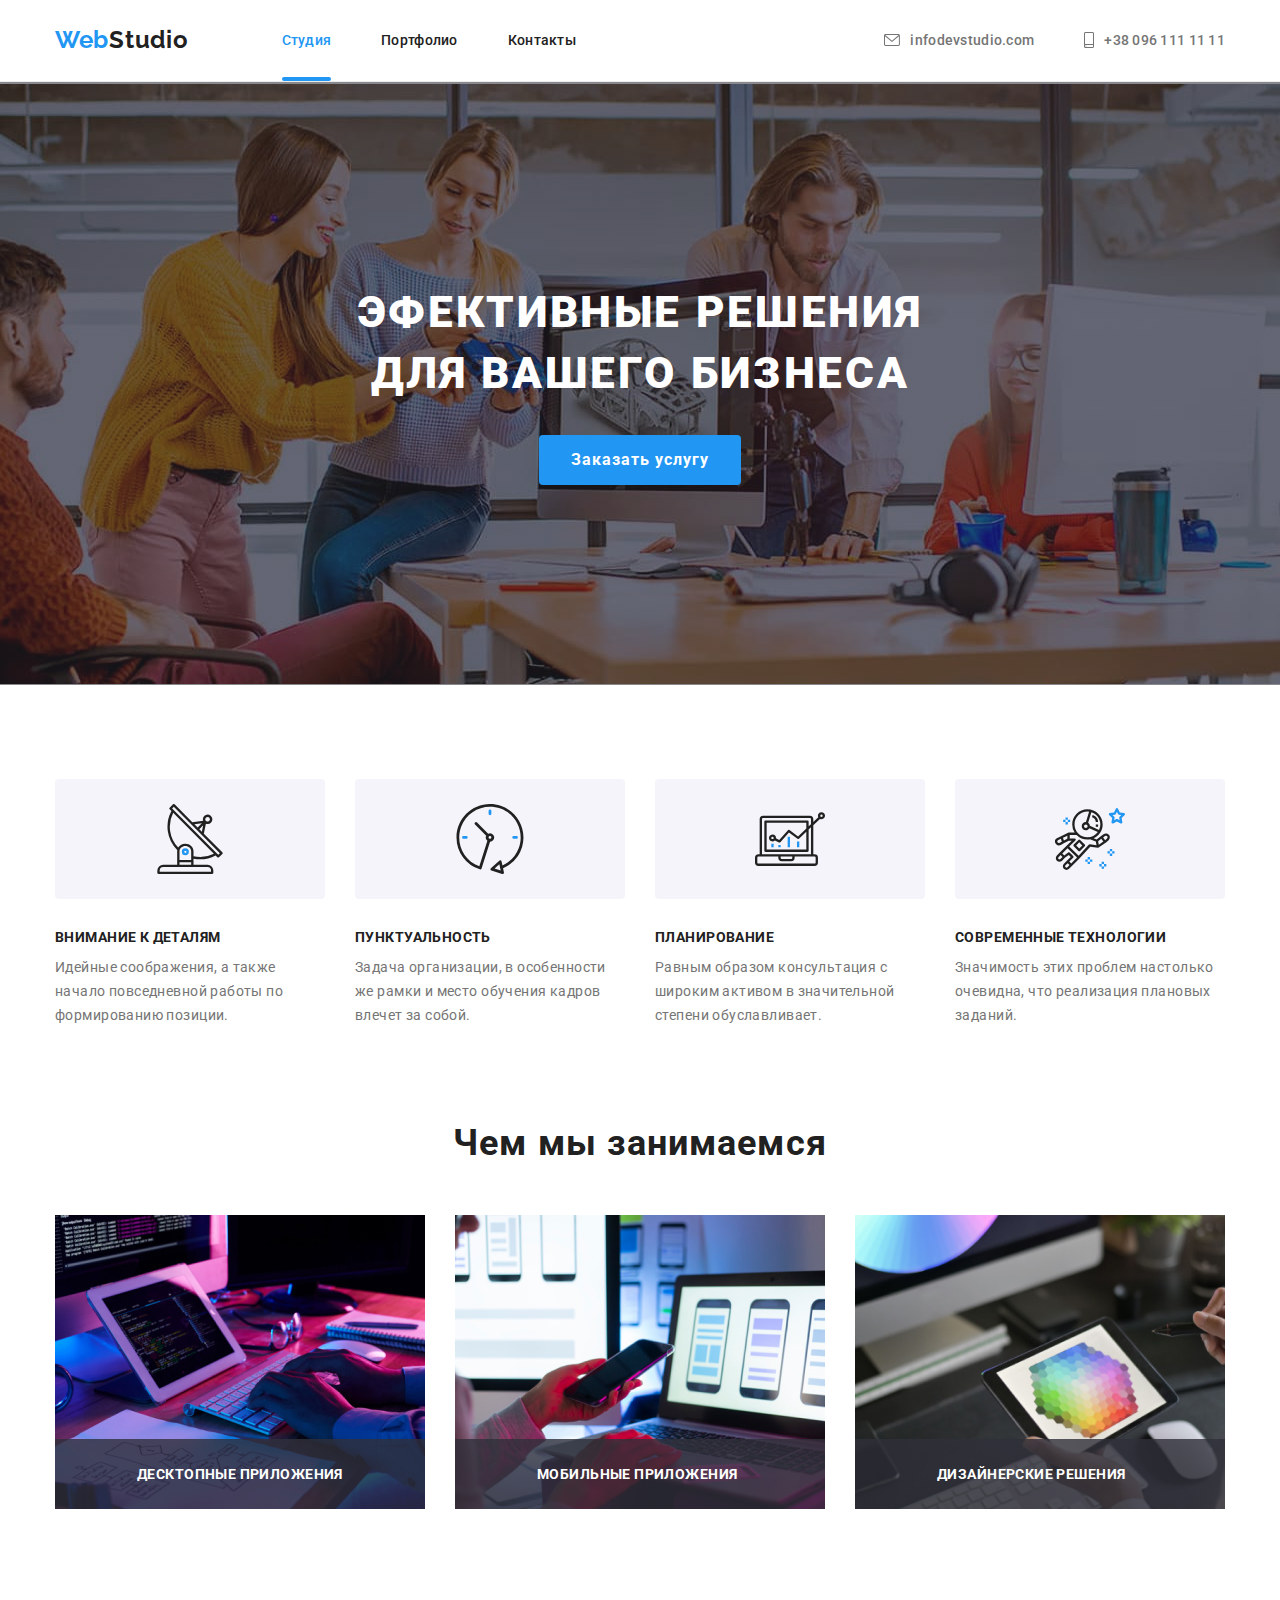
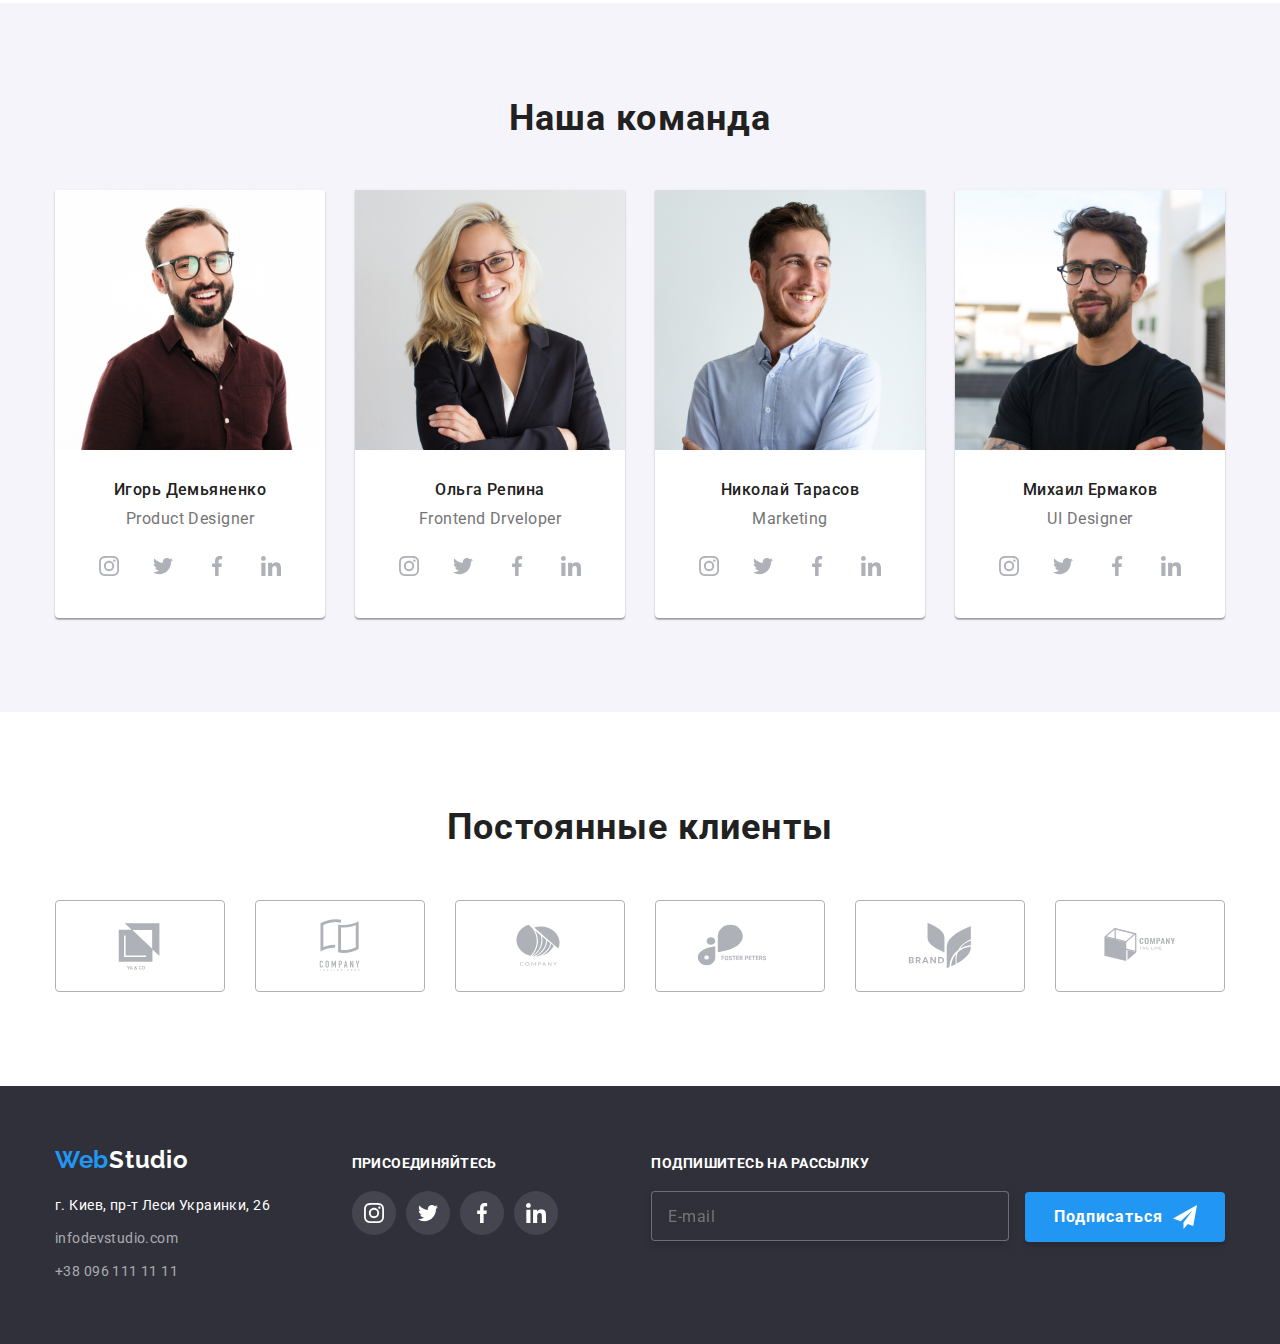
<file: index.html>
<!DOCTYPE html>
<html lang="ru">
  <head>
    <meta charset="UTF-8" />
    <meta http-equiv="X-UA-Compatible" content="IE=edge" />
    <meta name="viewport" content="width=device-width, initial-scale=1.0" />
    <title>Web Studio</title>
    <link rel="preconnect" href="https://fonts.googleapis.com" />
    <link rel="preconnect" href="https://fonts.gstatic.com" crossorigin />
    <link
      href="https://fonts.googleapis.com/css2?family=Raleway:wght@700&family=Roboto:wght@400;500;700;900&display=swap"
      rel="stylesheet"
    />
    <link rel="stylesheet"
    href=https://cdnjs.cloudflare.com/ajax/libs/modern-normalize/1.1.0/modern-normalize.min.css>
    <link rel="stylesheet" href="./css/styles.css" />
  </head>
  <body>
    <!-- -- -- -- -- HEADER -- -- -- -- -- -->

    <header class="header">
      <div class="container heder-container">
        <a href="#" class="logo">Web<span class="logo-header">Studio</span></a>

        <nav class="site-nav">
          <ul class="nav-container">
            <li><a href="./index.html" class="link nav-link current">Студия</a></li>
            <li><a href="./portfolio.html" class="link nav-link">Портфолио</a></li>
            <li><a href="#" class="link nav-link">Контакты</a></li>
          </ul>
        </nav>

        <ul class="auth-header">
          <li>
            <a href="mailto:infodevstudio.com" class="auth-link link">
              <svg width="16" height="12" class="header-svg-color">
                <use href="./images/symbol-defs.svg#icon-mail"></use>
              </svg>
              infodevstudio.com
            </a>
          </li>
          <li>
            <a href="tel:+380961111111" class="auth-link link">
              <svg width="10" height="16" class="header-svg-color">
                <use href="./images/symbol-defs.svg#icon-tel"></use>
              </svg>
              +38 096 111 11 11
            </a>
          </li>
        </ul>
      </div>
    </header>
    <!-- ------------------------- MAIN --------------- -->

    <main>
      <!------------------------- HERO ----------------->
      <section class="hero-section">
        <div class="container">
          <h1 class="hero-text">Эфективные решения <br />для вашего бизнеса</h1>
          <button data-modal-open type="button" class="hero-button">Заказать услугу</button>
        </div>
      </section>

      <!----------------------- Превосходства --------------->
      <section class="section">
        <div class="container">
          <ul class="advanteges-list">
            <li class="advanteges-width">
              <div class="icon-box">
                <svg width="70" height="70">
                  <use href="./images/symbol-defs.svg#icon-antenna"></use>
                </svg>
              </div>
              <h2 class="advanteges-h2">Внимание к деталям</h2>
              <p class="advanteges-p">
                Идейные соображения, а также начало повседневной работы по формированию позиции.
              </p>
            </li>

            <li class="advanteges-width">
              <div class="icon-box">
                <svg width="70" height="70" class="adventages-box">
                  <use href="./images/symbol-defs.svg#icon-clock"></use>
                </svg>
              </div>

              <h2 class="advanteges-h2">Пунктуальность</h2>
              <p class="advanteges-p">
                Задача организации, в особенности же рамки и место обучения кадров влечет за собой.
              </p>
            </li>

            <li class="advanteges-width">
              <div class="icon-box">
                <svg width="70" height="70">
                  <use href="./images/symbol-defs.svg#icon-diagram"></use>
                </svg>
              </div>
              <h2 class="advanteges-h2">Планирование</h2>
              <p class="advanteges-p">
                Равным образом консультация с широким активом в значительной степени обуславливает.
              </p>
            </li>

            <li class="advanteges-width">
              <div class="icon-box">
                <svg width="70" height="70">
                  <use href="./images/symbol-defs.svg#icon-astronaut"></use>
                </svg>
              </div>
              <h2 class="advanteges-h2">Современные технологии</h2>
              <p class="advanteges-p">
                Значимость этих проблем настолько очевидна, что реализация плановых заданий.
              </p>
            </li>
          </ul>
        </div>
      </section>

      <!----------------- Чем занимаемся ---------------->
      <section class="section work">
        <div class="container">
          <h2 class="info-heading">Чем мы занимаемся</h2>
          <ul class="info-link">
            <li class="work-thumb">
              <img src="images/box1.jpg" alt="Десктопные приложения" width="370" />
              <h3 class="work-describe">Десктопные приложения</h3>
            </li>
            <li class="work-thumb">
              <img src="images/box2.jpg" alt="Мобильные приложения" width="370" />
              <h3 class="work-describe">Мобильные приложения</h3>
            </li>
            <li class="work-thumb">
              <img src="images/box3.jpg" alt="Дизайн сайта" width="370" />
              <h3 class="work-describe">Дизайнерские решения</h3>
            </li>
          </ul>
        </div>
      </section>

      <!---------------- Команда сотрудников --------------->
      <section class="section bgc">
        <div class="container">
          <h2 class="info-heading">Наша команда</h2>
          <ul class="our-team team-list">
            <li class="bgc-cards">
              <img src="images/img4.jpg" alt="Дизайнер" width="270" />
              <div class="team-wrapper">
                <h3 class="our-team-h3">Игорь Демьяненко</h3>
                <p class="our-team-p">Product Designer</p>
              </div>
              <div>
                <ul class="team-sotial">
                  <li>
                    <a href="#" class="sotial-box">
                      <svg class="team-svg" width="20" height="20">
                        <use href="./images/symbol-defs.svg#icon-instagram"></use>
                      </svg>
                    </a>
                  </li>
                  <li>
                    <a href="#" class="sotial-box">
                      <svg class="team-svg-hover team-svg" width="20" height="20">
                        <use href="./images/symbol-defs.svg#icon-twitter"></use>
                      </svg>
                    </a>
                  </li>
                  <li>
                    <a href="#" class="sotial-box">
                      <svg class="team-svg-hover team-svg" width="20" height="20">
                        <use href="./images/symbol-defs.svg#icon-facebook"></use>
                      </svg>
                    </a>
                  </li>
                  <li>
                    <a href="#" class="sotial-box">
                      <svg class="team-svg-hover team-svg" width="20" height="20">
                        <use href="./images/symbol-defs.svg#icon-linkedin"></use>
                      </svg>
                    </a>
                  </li>
                </ul>
              </div>
            </li>

            <li class="bgc-cards">
              <img src="images/img5.jpg" alt="Програмист" width="270" />
              <div class="team-wrapper">
                <h3 class="our-team-h3">Ольга Репина</h3>
                <p class="our-team-p">Frontend Drveloper</p>
              </div>
              <div>
                <ul class="team-sotial">
                  <li>
                    <a href="#" class="sotial-box">
                      <svg class="team-svg-hover team-svg" width="20" height="20">
                        <use href="./images/symbol-defs.svg#icon-instagram"></use>
                      </svg>
                    </a>
                  </li>
                  <li>
                    <a href="#" class="sotial-box">
                      <svg class="team-svg-hover team-svg" width="20" height="20">
                        <use href="./images/symbol-defs.svg#icon-twitter"></use>
                      </svg>
                    </a>
                  </li>
                  <li>
                    <a href="#" class="sotial-box">
                      <svg class="team-svg-hover team-svg" width="20" height="20">
                        <use href="./images/symbol-defs.svg#icon-facebook"></use>
                      </svg>
                    </a>
                  </li>
                  <li>
                    <a href="#" class="sotial-box">
                      <svg class="team-svg-hover team-svg" width="20" height="20">
                        <use href="./images/symbol-defs.svg#icon-linkedin"></use>
                      </svg>
                    </a>
                  </li>
                </ul>
              </div>
            </li>

            <li class="bgc-cards">
              <img src="images/img6.jpg" alt="Маркетолог" width="270" />
              <div class="team-wrapper">
                <h3 class="our-team-h3">Николай Тарасов</h3>
                <p class="our-team-p">Marketing</p>
              </div>
              <div>
                <ul class="team-sotial">
                  <li>
                    <a href="#" class="sotial-box">
                      <svg class="team-svg-hover team-svg" width="20" height="20">
                        <use href="./images/symbol-defs.svg#icon-instagram"></use>
                      </svg>
                    </a>
                  </li>
                  <li>
                    <a href="#" class="sotial-box">
                      <svg class="team-svg-hover team-svg" width="20" height="20">
                        <use href="./images/symbol-defs.svg#icon-twitter"></use>
                      </svg>
                    </a>
                  </li>
                  <li>
                    <a href="#" class="sotial-box">
                      <svg class="team-svg-hover team-svg" width="20" height="20">
                        <use href="./images/symbol-defs.svg#icon-facebook"></use>
                      </svg>
                    </a>
                  </li>
                  <li>
                    <a href="#" class="sotial-box">
                      <svg class="team-svg-hover team-svg" width="20" height="20">
                        <use href="./images/symbol-defs.svg#icon-linkedin"></use>
                      </svg>
                    </a>
                  </li>
                </ul>
              </div>
            </li>

            <li class="bgc-cards">
              <img src="images/img7.jpg" alt="Дизайнер интерфейса" width="270" />
              <div class="team-wrapper">
                <h3 class="our-team-h3">Михаил Ермаков</h3>
                <p class="our-team-p">UI Designer</p>
              </div>
              <div>
                <ul class="team-sotial">
                  <li>
                    <a href="#" class="sotial-box">
                      <svg class="team-svg-hover team-svg" width="20" height="20">
                        <use href="./images/symbol-defs.svg#icon-instagram"></use>
                      </svg>
                    </a>
                  </li>
                  <li>
                    <a href="#" class="sotial-box">
                      <svg class="team-svg-hover team-svg" width="20" height="20">
                        <use href="./images/symbol-defs.svg#icon-twitter"></use>
                      </svg>
                    </a>
                  </li>
                  <li>
                    <a href="#" class="sotial-box">
                      <svg class="team-svg-hover team-svg" width="20" height="20">
                        <use href="./images/symbol-defs.svg#icon-facebook"></use>
                      </svg>
                    </a>
                  </li>
                  <li>
                    <a href="#" class="sotial-box">
                      <svg class="team-svg-hover team-svg" width="20" height="20">
                        <use href="./images/symbol-defs.svg#icon-linkedin"></use>
                      </svg>
                    </a>
                  </li>
                </ul>
              </div>
            </li>
          </ul>
        </div>
      </section>

      <!-- Постоянные клиенты -->
      <section class="section client">
        <div class="container">
          <h2 class="info-heading">Постоянные клиенты</h2>
          <ul class="clients-list">
            <li class="client-box">
              <svg class="client-item" width="106" height="60">
                <use href="./images/symbol-defs.svg#icon-client1"></use>
              </svg>
            </li>
            <li class="client-box">
              <svg class="client-item" width="106" height="60">
                <use href="./images/symbol-defs.svg#icon-client2"></use>
              </svg>
            </li>
            <li class="client-box">
              <svg class="client-item" width="106" height="60">
                <use href="./images/symbol-defs.svg#icon-client3"></use>
              </svg>
            </li>
            <li class="client-box">
              <svg class="client-item" width="106" height="60">
                <use href="./images/symbol-defs.svg#icon-client4"></use>
              </svg>
            </li>
            <li class="client-box">
              <svg class="client-item" width="106" height="60">
                <use href="./images/symbol-defs.svg#icon-client5"></use>
              </svg>
            </li>
            <li class="client-box">
              <svg class="client-item" width="94" height="45">
                <use href="./images/symbol-defs.svg#icon-client6"></use>
              </svg>
            </li>
          </ul>
        </div>
      </section>

      <!----------------MМОДАЛЬНОЕ ОКНО --------------->
      <div class="backdrop is-hidden" data-modal>
        <div class="modal">
          <button type="button" data-modal-close class="close-button">
            <svg class="modal-close-icon" width="11" height="11">
              <use href="./images/symbol-defs.svg#icon-close"></use>
            </svg>
          </button>

          <form>
            <strong class="modal-title">Оставьте свои данные, мы вам перезвоним</strong>

            <div class="modal-group">
              <label class="modal-label">
                Имя
                <span class="modal-input-field">
                  <input class="modal-input" type="text" name="name" />
                  <svg class="modal-svg" width="18" height="18">
                    <use href="./images/symbol-defs.svg#icon-person-black-18dp-1"></use>
                  </svg>
                </span>
              </label>

              <label class="modal-label">
                Телефон
                <span class="modal-input-field">
                  <input class="modal-input" type="tel" name="tel" />
                  <svg class="modal-svg" width="18" height="18">
                    <use href="./images/symbol-defs.svg#icon-phone-black-18dp-1"></use>
                  </svg>
                </span>
              </label>
              <label class="modal-label"
                >Почта
                <span class="modal-input-field">
                  <input class="modal-input" type="email" name="email" />
                  <svg class="modal-svg" width="18" height="18">
                    <use href="./images/symbol-defs.svg#icon-email-black-18dp-1"></use>
                  </svg>
                </span>
              </label>
              <label class="modal-feedback">
                Комментарий
                <textarea
                  class="feedback-input"
                  name="comment"
                  rows="6"
                  placeholder="Введите комментарий"
                ></textarea>
              </label>
            </div>

            <div class="policy-submit">
              <label class="modal-policy">
                <input class="checkbox-input-hidden" type="checkbox" name="policy" />
                <svg class="check-box" width="16" height="15">
                  <use href="./images/symbol-defs.svg#icon-Vector"></use>
                  <use class="check-on" href="./images/symbol-defs.svg#icon-icon-check"></use>
                </svg>
                Соглашаюсь с рассылкой и принимаю
                <a class="policy-check-link" href="#">Условия договора</a>
              </label>
              <button type="submit" class="button-submit">Отправить</button>
            </div>
          </form>
        </div>
      </div>
    </main>

    <!-- ------------------- FOOTER ------------- -->

    <footer class="background-footer footer-list">
      <div class="container footer-items">
        <div class="footer-adress">
          <a href="#" class="logo">Web<span class="logo-footer">Studio</span></a>
          <address class="adress">г. Киев, пр-т Леси Украинки, 26</address>
          <ul>
            <li class="footer-mail-margin">
              <a href="mailto:infodevstudio.com" class="footer-auth">infodevstudio.com</a>
            </li>
            <li>
              <a href="tel:+380961111111" class="footer-auth">+38 096 111 11 11</a>
            </li>
          </ul>
        </div>

        <div class="footer-social">
          <h2 class="footer-cta">Присоединяйтесь</h2>
          <!-- <div> -->
          <ul class="footer-sotial">
            <li>
              <a href="#" class="footer-sotial-box">
                <svg class="svg-footer-white" width="20" height="20">
                  <use href="./images/symbol-defs.svg#icon-instagram"></use>
                </svg>
              </a>
            </li>
            <li>
              <a href="#" class="footer-sotial-box">
                <svg class="svg-footer-white" width="20" height="20">
                  <use href="./images/symbol-defs.svg#icon-twitter"></use>
                </svg>
              </a>
            </li>
            <li>
              <a href="#" class="footer-sotial-box">
                <svg class="svg-footer-white" width="20" height="20">
                  <use href="./images/symbol-defs.svg#icon-facebook"></use>
                </svg>
              </a>
            </li>
            <li>
              <a href="#" class="footer-sotial-box">
                <svg class="svg-footer-white" width="20" height="20">
                  <use href="./images/symbol-defs.svg#icon-linkedin"></use>
                </svg>
              </a>
            </li>
          </ul>
          <!-- </div> -->
        </div>
        <!-- -------------------------Подписка футера -->
        <form class="subscribe-form">
          <h2 class="footer-cta">Подпишитесь на рассылку</h2>
          <input type="email" name="subscribe" class="input-subscribe" placeholder="E-mail" />
          <button class="button-subscribe">
            Подписаться
            <svg class="svg-subscribe" width="24" height="24">
              <use href="./images/symbol-defs.svg#icon-icon-send"></use>
            </svg>
          </button>
        </form>
      </div>
    </footer>
    <script src="./js/modal.js"></script>
  </body>
</html>
</file>
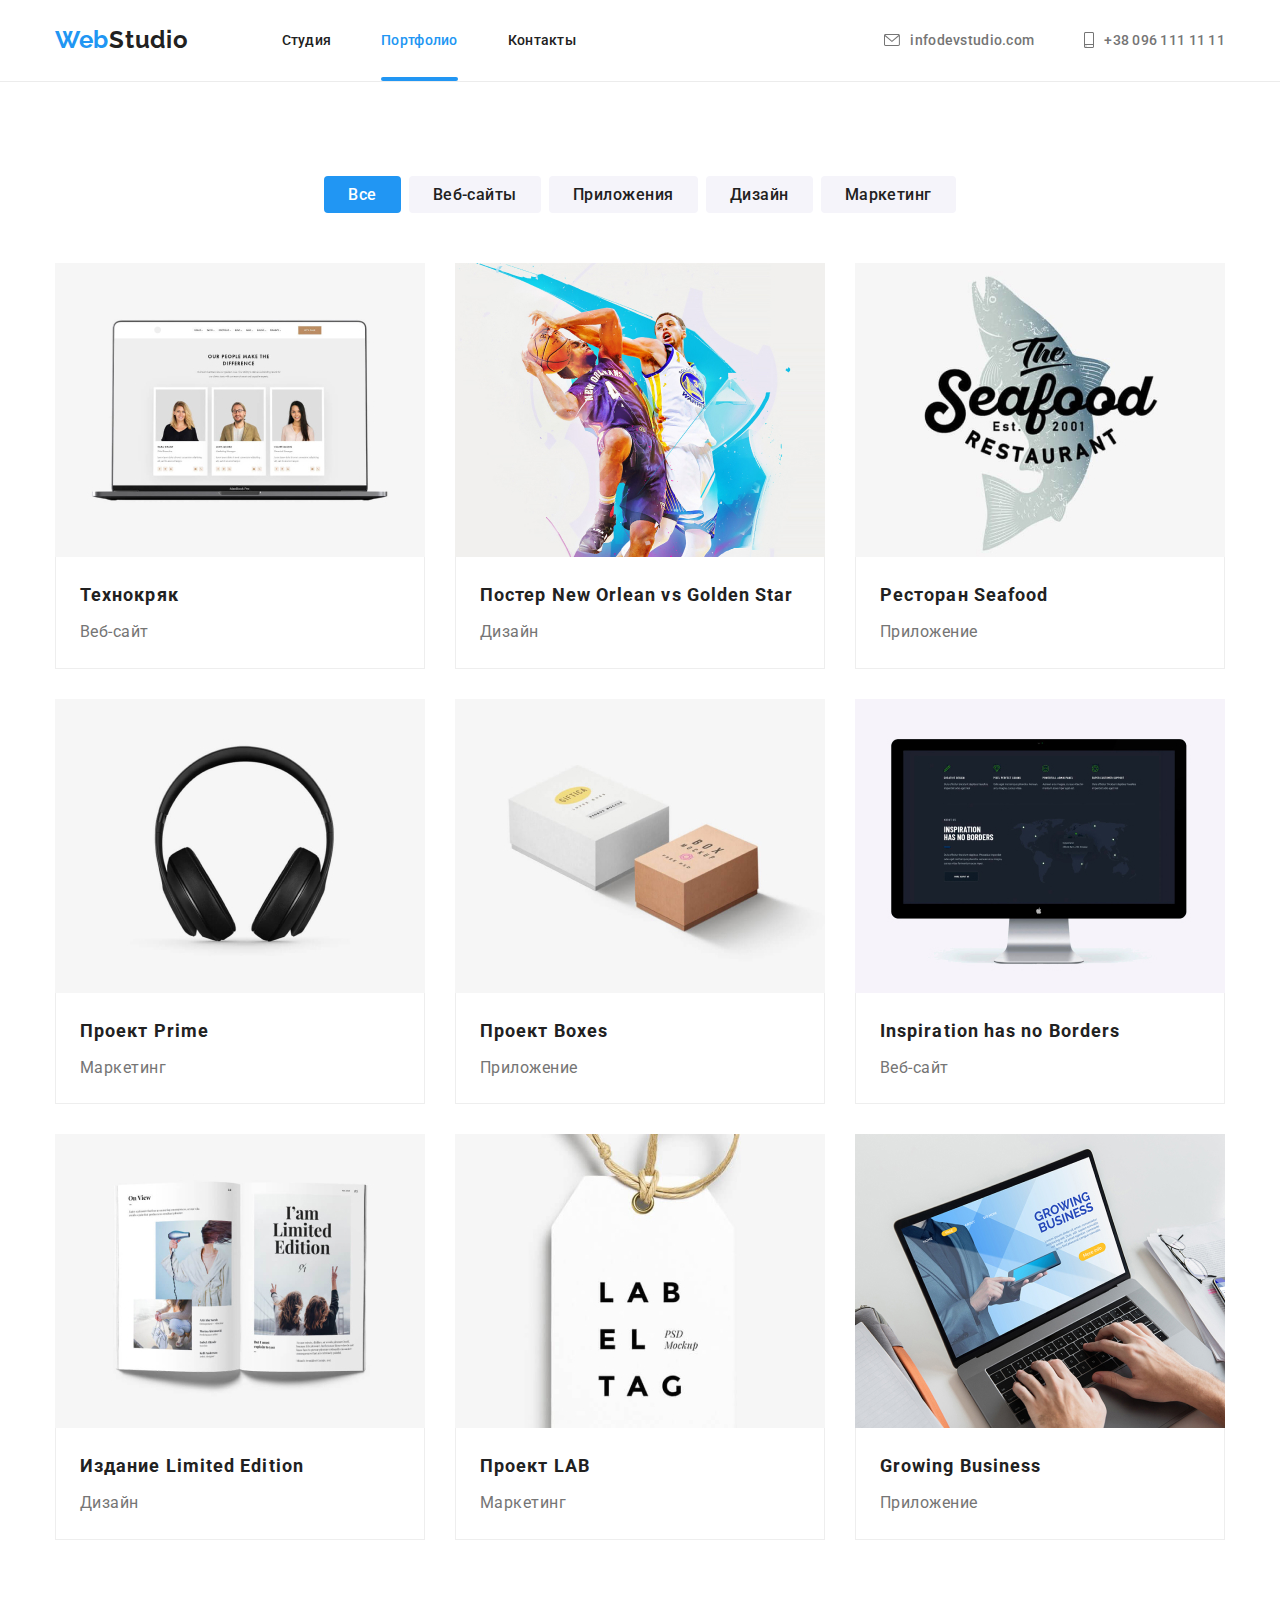
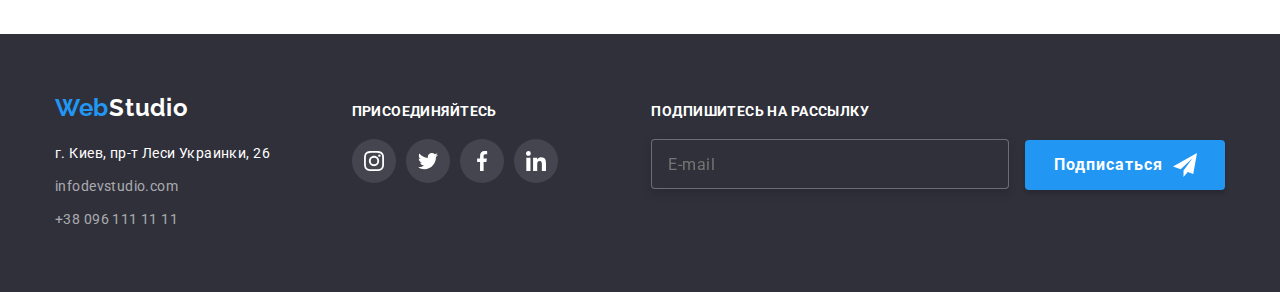
<file: portfolio.html>
<!DOCTYPE html>
<html lang="ru">
  <head>
    <meta charset="UTF-8" />
    <meta http-equiv="X-UA-Compatible" content="IE=edge" />
    <meta name="viewport" content="width=device-width, initial-scale=1.0" />
    <title>Portfolio</title>
    <link rel="preconnect" href="https://fonts.googleapis.com" />
    <link rel="preconnect" href="https://fonts.gstatic.com" crossorigin />
    <link
      href="https://fonts.googleapis.com/css2?family=Raleway:wght@700&family=Roboto:wght@400;500;700;900&display=swap"
      rel="stylesheet"
    />
    <link rel="stylesheet"
    href=https://cdnjs.cloudflare.com/ajax/libs/modern-normalize/1.1.0/modern-normalize.min.css>
    <link rel="stylesheet" href="./css/styles.css" />
  </head>
  <body>
    <header class="header">
      <div class="container heder-container">
        <a href="#" class="logo">Web<span class="logo-header">Studio</span></a>

        <nav class="site-nav">
          <ul class="nav-container">
            <li><a href="./index.html" class="link nav-link">Студия</a></li>
            <li><a href="./portfolio.html" class="link nav-link current">Портфолио</a></li>
            <li><a href="#" class="link nav-link">Контакты</a></li>
          </ul>
        </nav>

        <ul class="auth-header">
          <li>
            <a href="mailto:infodevstudio.com" class="auth-link link">
              <svg width="16" height="12" class="header-svg-color">
                <use href="./images/symbol-defs.svg#icon-mail"></use>
              </svg>
              infodevstudio.com
            </a>
          </li>
          <li>
            <a href="tel:+380961111111" class="auth-link link">
              <svg width="10" height="16" class="header-svg-color">
                <use href="./images/symbol-defs.svg#icon-tel"></use>
              </svg>
              +38 096 111 11 11
            </a>
          </li>
        </ul>
      </div>
    </header>

    <main>
      <section class="section">
        <div class="container">
          <h1 class="visually-hidden">Портфолио</h1>
          <ul class="filter-button-list">
            <li><button type="button" class="filter-button filter active-btn">Все</button></li>
            <li><button type="button" class="filter-button filter">Веб-сайты</button></li>
            <li><button type="button" class="filter-button filter">Приложения</button></li>
            <li><button type="button" class="filter-button filter">Дизайн</button></li>
            <li><button type="button" class="filter-button filter">Маркетинг</button></li>
          </ul>

          <ul class="filter-cards">
            <li class="card-shedow">
              <div class="overlay">
                <img src="./images/people.jpg" alt="Люди" width="370" />
                <p class="overlay-text">
                  Ресурс предлагает комплексные предложения с разным уровнем функционала и сервисов.
                  Все это позволит посетителю получить исчерпывающие сведения о компании или частном
                  лице.
                </p>
              </div>
              <div class="portfolio-wrapper">
                <h2 class="card-title">Технокряк</h2>
                <p class="card-filter">Веб-сайт</p>
              </div>
            </li>

            <li class="card-shedow">
              <img src="./images/sport.jpg" alt="Спортсмены" width="370" />
              <div class="portfolio-wrapper">
                <h2 class="card-title">Постер <span lang="en">New Orlean vs Golden Star</span></h2>
                <p class="card-filter">Дизайн</p>
              </div>
            </li>
            <li class="card-shedow">
              <img src="./images/seafood.jpg" alt="Морская еда" width="370" />
              <div class="portfolio-wrapper">
                <h2 class="card-title">Ресторан <span lang="en">Seafood</span></h2>
                <p class="card-filter">Приложение</p>
              </div>
            </li>
            <li class="card-shedow">
              <img src="./images/nausnik.jpg" alt="Наушники" width="370" />
              <div class="portfolio-wrapper">
                <h2 class="card-title">Проект <span lang="en">Prime</span></h2>
                <p class="card-filter">Маркетинг</p>
              </div>
            </li>
            <li class="card-shedow">
              <img src="./images/boxes.jpg" alt="Подарочная упаковка" width="370" />
              <div class="portfolio-wrapper">
                <h2 class="card-title">Проект <span lang="en">Boxes</span></h2>
                <p class="card-filter">Приложение</p>
              </div>
            </li>
            <li class="card-shedow">
              <img src="./images/display.jpg" alt="Монитор" width="370" />
              <div class="portfolio-wrapper">
                <h2 class="card-title"><span lang="en">Inspiration has no Borders</span></h2>
                <p class="card-filter">Веб-сайт</p>
              </div>
            </li>
            <li class="card-shedow">
              <img src="./images/book.jpg" alt="Книга" width="370" />
              <div class="portfolio-wrapper">
                <h2 class="card-title">Издание <span lang="en"></span> Limited Edition</h2>
                <p class="card-filter">Дизайн</p>
              </div>
            </li>
            <li class="card-shedow">
              <img src="./images/sheet.jpg" alt="Этикетка" width="370" />
              <div class="portfolio-wrapper">
                <h2 class="card-title">Проект <span lang="en">LAB</span></h2>
                <p class="card-filter">Маркетинг</p>
              </div>
            </li>
            <li class="card-shedow">
              <img src="./images/notebook.jpg" alt="Ноутбук" width="370" />
              <div class="portfolio-wrapper">
                <h2 class="card-title"><span lang="en">Growing Business</span></h2>
                <p class="card-filter">Приложение</p>
              </div>
            </li>
          </ul>
        </div>
      </section>
    </main>

    <footer class="background-footer footer-list">
      <div class="container footer-items">
        <div class="footer-adress">
          <a href="#" class="logo">Web<span class="logo-footer">Studio</span></a>
          <address class="adress">г. Киев, пр-т Леси Украинки, 26</address>
          <ul>
            <li class="footer-mail-margin">
              <a href="mailto:infodevstudio.com" class="footer-auth">infodevstudio.com</a>
            </li>
            <li>
              <a href="tel:+380961111111" class="footer-auth">+38 096 111 11 11</a>
            </li>
          </ul>
        </div>

        <div class="footer-social">
          <h2 class="footer-cta">Присоединяйтесь</h2>
          <!-- <div> -->
          <ul class="footer-sotial">
            <li>
              <a href="#" class="footer-sotial-box">
                <svg class="svg-footer-white" width="20" height="20">
                  <use href="./images/symbol-defs.svg#icon-instagram"></use>
                </svg>
              </a>
            </li>
            <li>
              <a href="#" class="footer-sotial-box">
                <svg class="svg-footer-white" width="20" height="20">
                  <use href="./images/symbol-defs.svg#icon-twitter"></use>
                </svg>
              </a>
            </li>
            <li>
              <a href="#" class="footer-sotial-box">
                <svg class="svg-footer-white" width="20" height="20">
                  <use href="./images/symbol-defs.svg#icon-facebook"></use>
                </svg>
              </a>
            </li>
            <li>
              <a href="#" class="footer-sotial-box">
                <svg class="svg-footer-white" width="20" height="20">
                  <use href="./images/symbol-defs.svg#icon-linkedin"></use>
                </svg>
              </a>
            </li>
          </ul>
          <!-- </div> -->
        </div>
        <!-- -------------------------Подписка футера -->
        <form class="subscribe-form">
          <h2 class="footer-cta">Подпишитесь на рассылку</h2>
          <input type="email" name="subscribe" class="input-subscribe" placeholder="E-mail" />
          <button class="button-subscribe">
            Подписаться
            <svg class="svg-subscribe" width="24" height="24">
              <use href="./images/symbol-defs.svg#icon-icon-send"></use>
            </svg>
          </button>
        </form>
      </div>
    </footer>
  </body>
</html>
</file>
<file: css/styles.css>
/* Цвет основного текста #212121 */
/* Цвет вторичного тексат #757575 */
/* Цвет текста телефона и почты в футере rgba(255, 255, 255, 0.6) */
/* Белый цвет #FFFFFF */
/* Цвет акцентированных элементов #2196F3 */
/* Цвет фона футера #2F303A */

:root {
    --brend-color: #2196F3;
    --white: #fff;
    --main-text-color: #212121;
    --second-text-color: #757575;
    --color-text-footer: rgba(255, 255, 255, 0.6);
    --footer-color: #2F303A;
    --button-background: #F5F4FA;
}

/* Глобальные стили */
html {
    box-sizing: border-box;
}

body{
    font-family: Roboto, sans-serif;
    color: var(--main-text-color)
}

.container {
    width: 1200px;
    padding: 0 15px;
    margin-left: auto;
    margin-right: auto;
}

/* Утилитные стили */
.section {
    padding-top: 94px;
    padding-bottom: 94px;
}

/* Стили для обнуления верхних отступов у элементов */
h1,
h2,
h3,
h4,
h5,
h6,
p {
    margin: 0;
}

img {
    display: block;
}

/* Цвет половины логотипа */
.logo-header {
    color: var(--main-text-color);
}

/* Убираем в списках точки, Репета показал - прикольно!*/
ul {
    list-style: none;
    padding: 0;
    margin: 0;

}

/* HADER */

.heder-container {
    display: flex;
    align-items: center;
}

.logo {   
        font-family: 'Raleway';
        font-weight: 700;
        font-size: 24px;
        line-height: 1.2;
        letter-spacing: 0.03em;
        color: var(--brend-color);
        text-decoration: none;
        margin-right: 93px;
}

.link {
    text-decoration: none;
}
/* Навигация */
.site-nav {
    padding: 0;
}
.nav-container {
    display: flex;
    gap: 50px;
}

.nav-link {
    position: relative;
    display: block;
    font-weight: 500;
    font-size: 14px;
    line-height: 1.2;
    letter-spacing: 0.02em;
    color: var(--main-text-color);
    padding: 32px 0;
    transition: color 250ms cubic-bezier(0.4, 0, 0.2, 1);
}

.link:hover,
.link:focus {
    color: var(--brend-color);
}

.site-nav .link.current {
    color: var(--brend-color);
}

.current::after {
    content: '';
    position: absolute;
    left: 0;
    bottom: 0;
    display: block;
    width: 100%;
    height: 4px;
    background-color: var(--brend-color);
    border-radius: 2px;


}

.auth-header {
    display: flex;
    margin-left: auto;
    gap: 50px;
}

.auth-link {
    display: flex;
    align-items: center;
    padding: 31px 0;
    gap: 10px;
    font-weight: 500;
    font-size: 14px;
    line-height: 1.2;
    letter-spacing: 0.02em;
    color: var(--second-text-color);
    transition: color 250ms cubic-bezier(0.4, 0, 0.2, 1);
}

.header-svg-color{
    fill: currentColor;
}


.auth-link:hover, 
.auth-link:focus {
    color: var(--brend-color);
}

.header {
    border-bottom: 1px solid #ececec;
}

/* Область кнопок фильтров */

/* Визуальное скрытие заголовка ПОРТФОЛИО */
.visually-hidden {
    border: 0;
    clip: rect(0 0 0 0);
    -webkit-clip-path: polygon(0px 0px, 0px 0px, 0px 0px);
    clip-path: polygon(0px 0px, 0px 0px, 0px 0px);
    height: 1px;
    margin: -1px;
    overflow: hidden;
    padding: 0;
    position: absolute;
    width: 1px;
    white-space: nowrap;
}

.filter-button-list {
    display: flex;
    justify-content: center;
    gap: 8px;
    margin-bottom: 50px;
    /* padding-top: 94px; */
}


.filter-button {
    border: none;
    border-radius: 4px;
    padding: 6px 24px;

    font-family: inherit;
    font-weight: 500;
    font-size: 16px;
    line-height: 1.6;
    letter-spacing: 0.03em;
    color: var(--main-text-color);
    background-color: var(--button-background);
    cursor: pointer;  
    
    transition: background-color 250ms cubic-bezier(0.4, 0, 0.2, 1), 
    color 250ms cubic-bezier(0.4, 0, 0.2, 1);
}

.filter-button.filter:hover,
.filter-button.filter:focus
 {
    background-color: var(--brend-color);
    color: #fff;
    box-shadow: 0px 3px 1px rgba(0, 0, 0, 0.1), 0px 1px 2px rgba(0, 0, 0, 0.08), 0px 2px 2px rgba(0, 0, 0, 0.12);
}

.active-btn {
    background-color: var(--brend-color);
    color: #fff;
}

/* Область карточек */
.filter-cards {
    display: flex;
    flex-wrap: wrap;
    gap: 30px;
}

.portfolio-wrapper {
    padding: 20px 24px;
    border: 1px solid #EEEEEE;
    border-top: none;
}

.card-shedow{
    transition: box-shadow 250ms cubic-bezier(0.4, 0, 0.2, 1);
}

.card-shedow:hover{
    box-shadow: 0px 1px 1px rgba(0, 0, 0, 0.12), 0px 4px 4px rgba(0, 0, 0, 0.06), 1px 4px 6px rgba(0, 0, 0, 0.16);

}

.card-shedow:hover .overlay-text{
    transform: translateY(-100%);
    transition: transform 250ms cubic-bezier(0.4, 0, 0.2, 1);
}

.card-title {
    font-weight: 700;
    font-size: 18px;
    line-height: 2;
    letter-spacing: 0.06em;
    color: var(--main-text-color);
    margin-bottom: 4px;
}

.card-filter {
    font-size: 16px;
    line-height: 1.9;
    letter-spacing: 0.03em;
    color: var(--second-text-color);
}

.overlay{
    position: relative;
    overflow: hidden;
}

.overlay-text{
    position: absolute;
    width: 370px;
    height: 294px;
    padding: 63px 24px;
    background: rgba(33, 150, 243, 0.9);
    transform: translateY(100%);
    transition: transform 250ms cubic-bezier(0.4, 0, 0.2, 1);

    font-family: 'Roboto';
    font-style: normal;
    font-weight: 400;
    font-size: 18px;
    line-height: 1.6;
    letter-spacing: 0.03em;
    color: #FFFFFF;
}

/* FOOTER */

.footer-list {
    padding: 60px 0;
}

.background-footer {
    background-color: var(--footer-color);
}

.logo-footer {
    display: inline-block;
    color: var(--white);
    text-decoration: none;
    margin-bottom: 20px;
}

.footer-adress{
    margin-right: 70px;
}

.adress {
    font-size: 14px;
    line-height: 1.7;
    letter-spacing: 0.03em;
    color: var(--white);
    font-style: normal;
}

.footer-auth {
    font-size: 14px;
    line-height: 1.7;
    letter-spacing: 0.03em;
    color: var(--color-text-footer);
    text-decoration: none;
}

.footer-mail-margin {
    margin: 9px 0;
}

.footer-auth:hover,
.footer-auth:focus {
    color: var(--brend-color);
}

.footer-items{
    display: flex;
    align-items: baseline;
}

.footer-social{
    margin-right: auto;
}

.footer-cta{
    font-size: 14px;
    line-height: 1.2;
    letter-spacing: 0.03em;
    text-transform: uppercase;
    color: #FFFFFF;
    margin-bottom: 20px;
}
.footer-sotial{
    display: flex;
    justify-content: center;
    align-items: center;
    margin-top: 20px;
    gap: 10px;
}

.footer-sotial-box{
        display: flex;
        justify-content: center;
        align-items: center;
        width: 44px;
        height: 44px;
        border-radius: 50%;
        background: rgba(255, 255, 255, 0.1);
        transition: background-color 250ms cubic-bezier(0.4, 0, 0.2, 1);
}

.footer-sotial-box:hover{
    background-color: #2196F3;

}

.svg-footer-white{
    fill: #fff;
}

.subscribe-form{
    /* display: flex;
    width: 570px;
    height: 86px;
    align-items: end; */

}
.title-subscribe{
    font-size: 14px;
    line-height: 1.2;
    letter-spacing: 0.03em;
    text-transform: uppercase;
    color: #FFFFFF;
}

.button-subscribe{
    display: inline-flex;
    align-items: center;
    /* width: 200px;
    height: 50px; */
    background-color: #2196F3;
    box-shadow: 0px 4px 4px rgba(0, 0, 0, 0.15);
    border: none;
    border-radius: 4px;
    padding: 10px 28px 10px 29px;
    font-weight: 700;
    line-height: 1.9;
    letter-spacing: 0.06em;
    color: #FFFFFF;

}

.input-subscribe{
    width: 358px;
    height: 50px;
    margin-right: 12px;
    border: 1px solid rgba(255, 255, 255, 0.3);
    filter: drop-shadow(0px 4px 4px rgba(0, 0, 0, 0.15));
    border-radius: 4px;
    background-color: #2F303A;
    padding-left: 16px;
    font-size: 16px;
    line-height: 20px;
    letter-spacing: 0.03em;
    color: rgba(255, 255, 255, 0.6);
    outline: none;
}

.svg-subscribe{
    margin-left: 10px;
}




/* index.html MAIN*/
/* кнопка героя */

.hero-section {
    background-color: #C4C4C4;
    background-image: linear-gradient(to right, 
    rgba(47, 48, 58, 0.4),
    rgba(47, 48, 58, 0.4)), url(../images/hero.jpg);
    background-repeat: no-repeat;
    background-position: center;
    padding: 200px 0;
    max-width: 1600px;
    margin: 0 auto;
}

.hero-text {
    font-weight: 900;
    font-size: 44px;
    line-height: 1.4;
    letter-spacing: 0.06em;
    text-transform: uppercase;
    color: var(--white);
    text-align: center;
    margin-bottom: 30px;

}

.hero-button {
    display: block;
    margin: 0 auto;
    padding: 10px 32px;
    font-family: inherit;
    background-color: var(--brend-color);
    font-weight: 700;
    font-size: 16px;
    line-height: 1.9;
    letter-spacing: 0.06em;
    color: var(--white);
    cursor: pointer;
    border: none;
    border-radius: 4px;
}

/* преимущества */
.icon-box{
    display: flex;
    height: 120px;
    align-items: center;
    justify-content: center;
    background-color: #F5F4FA;
    margin-bottom: 30px;
    border-radius: 4px;
}

.advanteges-list {
    display: flex;
    margin-top: 0;
    margin-bottom: 0;
    gap: 30px;
}
.advanteges-width {
    width: 270px;
}

.advanteges-h2 {
    font-weight: 700;
    font-size: 14px;
    line-height: 1.2;
    letter-spacing: 0.03em;
    text-transform: uppercase;
    color: var(--main-text-color);
    margin-bottom: 10px;
}

.advanteges-p {
    font-size: 14px;
    line-height: 1.7;
    letter-spacing: 0.03em;
    color: var(--second-text-color);
}

/* Чем мы занимаемся */

.info-heading {
    margin-bottom: 50px;
    font-weight: 700;
    font-size: 36px;
    line-height: 1.2;
    letter-spacing: 0.03em;
    color: var(--main-text-color);
    text-align: center;
}

.section.work {
    padding-top: 0;
}

.info-link {
    display: flex;
    gap: 30px;
}

.work-thumb{
    position: relative;
}

.work-describe{
    position: absolute;
    bottom: 0;
    width: 100%;
    height: 70px;
    background: rgba(47, 48, 58, 0.8);
    text-transform: uppercase;
    padding: 27px 82px;

    /* font-family: 'Roboto';
    font-style: normal;
    font-weight: 700; */
    font-size: 14px;
    line-height: 1.2;
    letter-spacing: 0.03em;
    color: #fff;
}



/* Наша команда */
.team-sotial{
    display: flex;
    justify-content: center;
    align-items: center;
    gap: 10px;
    margin-bottom: 30px;
}

.sotial-box{
    display: flex;
    justify-content: center;
    align-items: center;
    width: 44px;
    height: 44px;
    border-radius: 50%;
    transition: background-color 250ms cubic-bezier(0.4, 0, 0.2, 1);

}

.team-svg {
    fill: #AFB1B8;
    transition: fill 250ms cubic-bezier(0.4, 0, 0.2, 1);
}

.sotial-box:hover{
    background-color: #2196F3;
}

.sotial-box:hover .team-svg{
    fill: #fff;
}

.our-team-h3{
    font-weight: 500;
    font-size: 16px;
    line-height: 1.2;
    letter-spacing: 0.03em;
    color: var(--main-text-color);
    text-align: center;
}

.our-team-p {
    font-size: 16px;
    line-height: 1.2;
    letter-spacing: 0.03em;
    color: var(--second-text-color);
    text-align: center;
    margin-top: 10px;
}

.team-wrapper {
    padding: 30px 0 16px 0;
}

.bgc {
    background-color: #F5F4FA;;
}

.bgc-cards {
    background-color: var(--white);
    box-shadow: 0px 1px 3px rgba(0, 0, 0, 0.12), 0px 1px 1px rgba(0, 0, 0, 0.14), 0px 2px 1px rgba(0, 0, 0, 0.2);
    border-radius: 0px 0px 4px 4px;
}

.team-list {
    display: flex;
    gap: 30px;
}

/* Постоянные клиенты */
.clients-list{
    display: flex;
    justify-content: center;
    align-items: center;
    gap: 30px;
}
.client-box{
    display: flex;
    width: 170px;
    height: 92px;
    justify-content: center;
    align-items: center;
    border: 1px solid #AFB1B8;
    border-radius: 4px;
    transition: border 250ms cubic-bezier(0.4, 0, 0.2, 1);
}

.client-item {
    fill: #AFB1B8;
    transition: fill 250ms cubic-bezier(0.4, 0, 0.2, 1);
}

.client-box:hover{
    border-color: #2196F3;
    cursor: pointer;
}

.client-box:hover .client-item{
    fill: #2196F3;
}


/* --------------МОДАЛЬНОЕ ОКНО------------------- */

.backdrop{
    position: fixed;
    width: 100%;
    height: 100%;
    left: 0px;
    top: 0px;
    background: rgba(0, 0, 0, 0.2);
    opacity: 1;
    transition: opaciti 250ms cubic-bezier(0.4, 0, 0.2, 1);   
}
.backdrop.is-hidden{
    opacity: 0.5;
    pointer-events: none;
    visibility: hidden;
}

.modal{
    position: absolute;
    left: 50%;
    top: 50%;
    transform: translate(-50%, -50%);
    min-width: 528px;
    padding: 40px;
    background: #FFFFFF;
    box-shadow: 0px 1px 3px rgba(0, 0, 0, 0.12), 0px 1px 1px rgba(0, 0, 0, 0.14), 0px 2px 1px rgba(0, 0, 0, 0.2);
    border-radius: 4px;
}

.close-button:hover .modal-close-icon{
    fill: #2196F3;
}

.close-button{
    position: absolute;
    cursor: pointer;
    top: 8px;
    right: 8px;
    border-radius: 50%;
    width: 30px;
    height: 30px;
    background: #FFFFFF;
    border: 1px solid rgba(0, 0, 0, 0.1);

}

.modal-title{
    display: block;
    font-size: 20px;
    line-height: 1.2;
    text-align: center;
    letter-spacing: 0.03em;
    margin-bottom: 12px;
}

.modal-group{
    margin-bottom: 20px;
}

.modal-label{
    display: flex;
    flex-direction: column;
    margin-bottom: 10px;
    font-size: 12px;
    line-height: 1.2;
    letter-spacing: 0.01em;
    color: #757575;
}


.modal-input-field{
    position: relative;
    margin-top: 4px;
}

.modal-input{
    width: 100%;
    height: 40px;
    border: 1px solid rgba(33, 33, 33, 0.2);
    border-radius: 4px;
    padding: 11px 0 11px 35px;
    outline: none;
    cursor: pointer;
}

.modal-input:focus-within {
    border: 1px solid var(--brend-color);
    transition: border 250ms cubic-bezier(0.4, 0, 0.2, 1);
}

.modal-label:focus-within .modal-svg{
    fill: var(--brend-color);
    transition: fill 250ms cubic-bezier(0.4, 0, 0.2, 1);
}

.modal-svg{
    position: absolute;
    top: 50%;
    left: 12px;
    transform: translateY(-50%);
}

.modal-feedback{
    display: flex;
    flex-direction: column;
    font-size: 12px;
    line-height: 1.2;
    letter-spacing: 0.01em;
    color: #757575;
}

.feedback-input{
    margin-top: 4px;
    border: 1px solid rgba(33, 33, 33, 0.2);
    border-radius: 4px;
    padding: 12px 16px;
    outline: none;
    resize: none;
}

/* .policy-submit {
    display: flex;
    flex-direction: column;
    align-items: center;
} */

.modal-policy{
    display: flex;
    align-items: center;
    justify-content: center;
    font-size: 14px;
    line-height: 1.2;
    letter-spacing: 0.03em;
    color: #757575;
    margin-bottom: 30px;
    cursor: pointer;
}
/* visualy hidden */
.checkbox-input-hidden{
    position: absolute;
    width: 1px;
    height: 1px;
    overflow: hidden;
    border: 0;
    padding: 0;
    clip: rect(0 0 0 0);
    margin: -1px;
}

.check-box{
    position: absolute;
    left: 42px;
}

.check-on{
    opacity: 0;
}

.checkbox-input-hidden:checked + .check-box .check-on{
    opacity: 1;
    z-index: 1;
}


.policy-check-link{
    font-size: 14px;
    line-height: 1.2;
    letter-spacing: 0.03em;
    text-decoration-line: underline;
    color: #2196F3;
    opacity: 0.5;
}

.button-submit{
    display: block;
    margin: 0 auto;

    background: #2196F3;
    box-shadow: 0px 4px 4px rgba(0, 0, 0, 0.15);
    border-radius: 4px;
    width: 200px;
    height: 50px;
    border: none;
    font-weight: 700;
    font-size: 16px;
    line-height: 2;
    letter-spacing: 0.06em;
    color: #FFFFFF;
}
</file>
